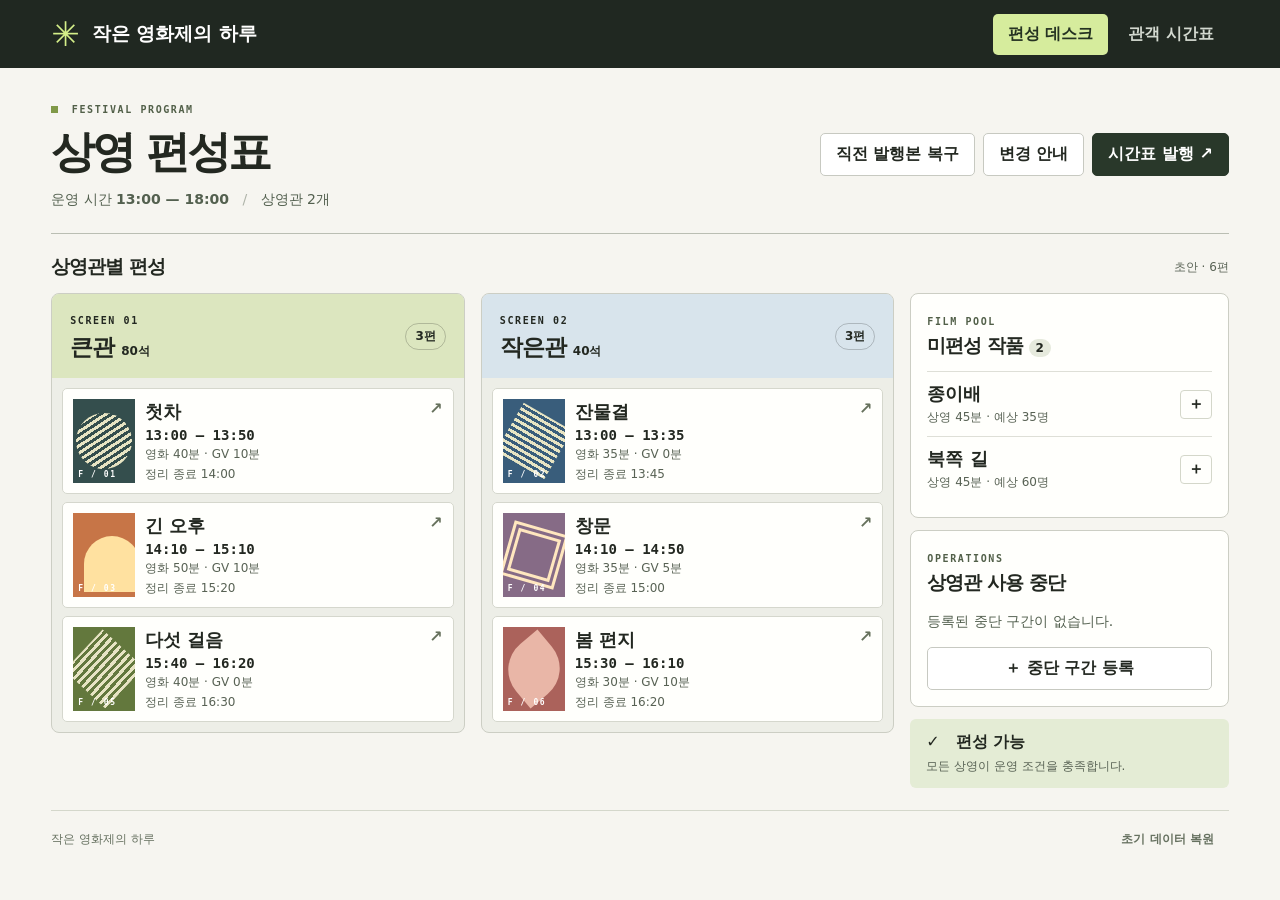
<file: film-pilot/C/index.html>
<!doctype html><html lang="ko"><meta charset="utf-8"><meta name="viewport" content="width=device-width,initial-scale=1"><title>작은 영화제의 하루</title><link rel="stylesheet" href="style.css"><header><div class="brand"><span class="logo">✳</span>작은 영화제의 하루</div><nav><button data-act="desk">편성 데스크</button><button data-act="audience">관객 시간표</button></nav></header><main id="main"></main><dialog id="dialog"></dialog><div id="status" role="status"></div><script type="module" src="app.mjs"></script></html>
</file>
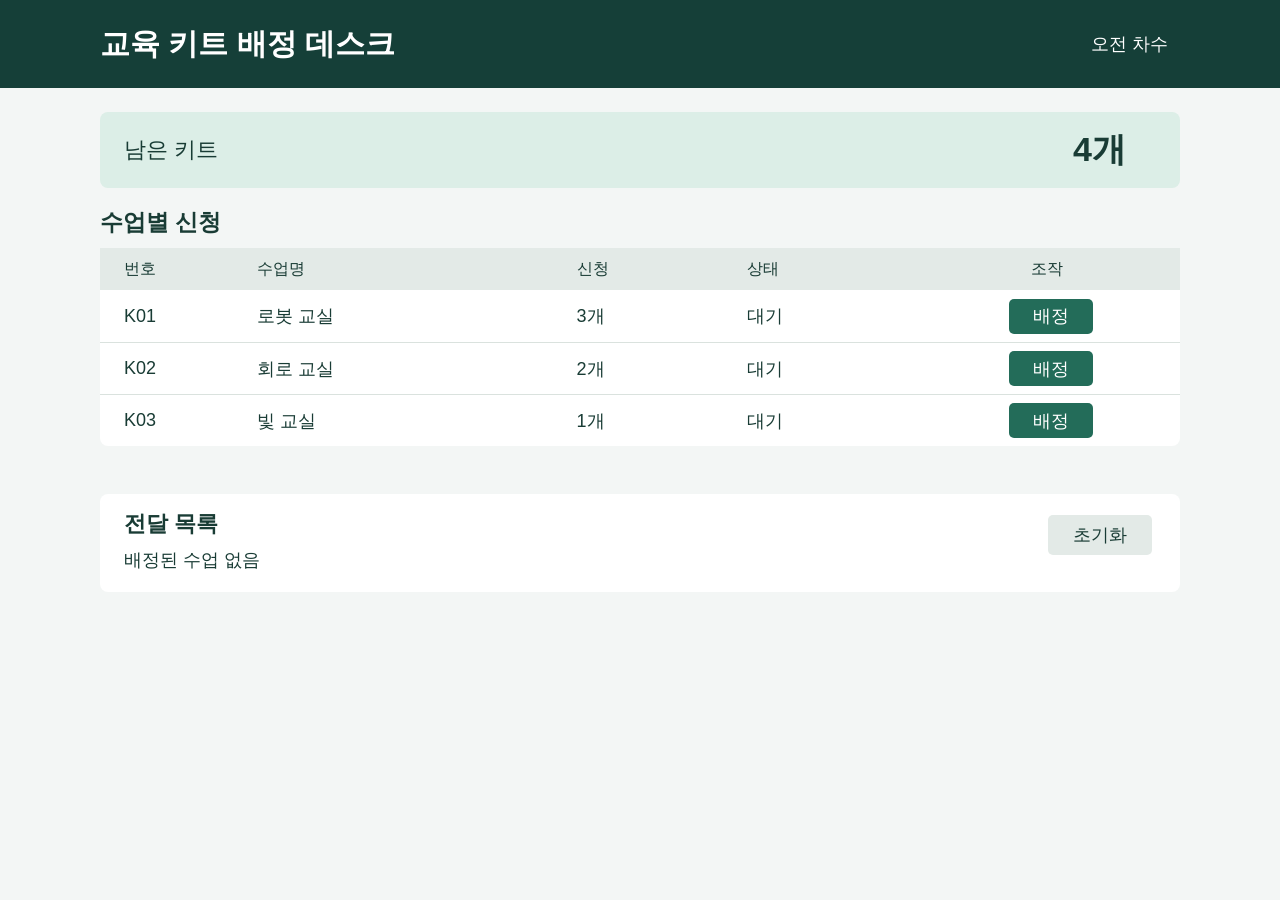
<file: grading/recheck/214/public/index.html>
﻿<!doctype html>
<html lang="ko">
<head>
  <meta charset="utf-8">
  <meta name="viewport" content="width=device-width, initial-scale=1">
  <title>교육 키트 배정 데스크</title>
  <link rel="stylesheet" href="desk.css">
  <script type="module" src="desk.js"></script>
</head>
<body>
  <header><div><h1>교육 키트 배정 데스크</h1><span id="session"></span></div></header>
  <main>
    <section class="stock" aria-label="재고"><span>남은 키트</span><strong id="remaining"></strong></section>
    <h2 id="requests">수업별 신청</h2>
    <table aria-labelledby="requests">
      <colgroup><col class="id"><col class="name"><col class="units"><col class="state"><col></colgroup>
      <thead><tr><th>번호</th><th>수업명</th><th>신청</th><th>상태</th><th>조작</th></tr></thead>
      <tbody></tbody>
    </table>
    <p id="notice" role="status"></p>
    <section class="delivery"><h2>전달 목록</h2><p id="list"></p><button id="reset">초기화</button></section>
  </main>
</body>
</html>
</file>
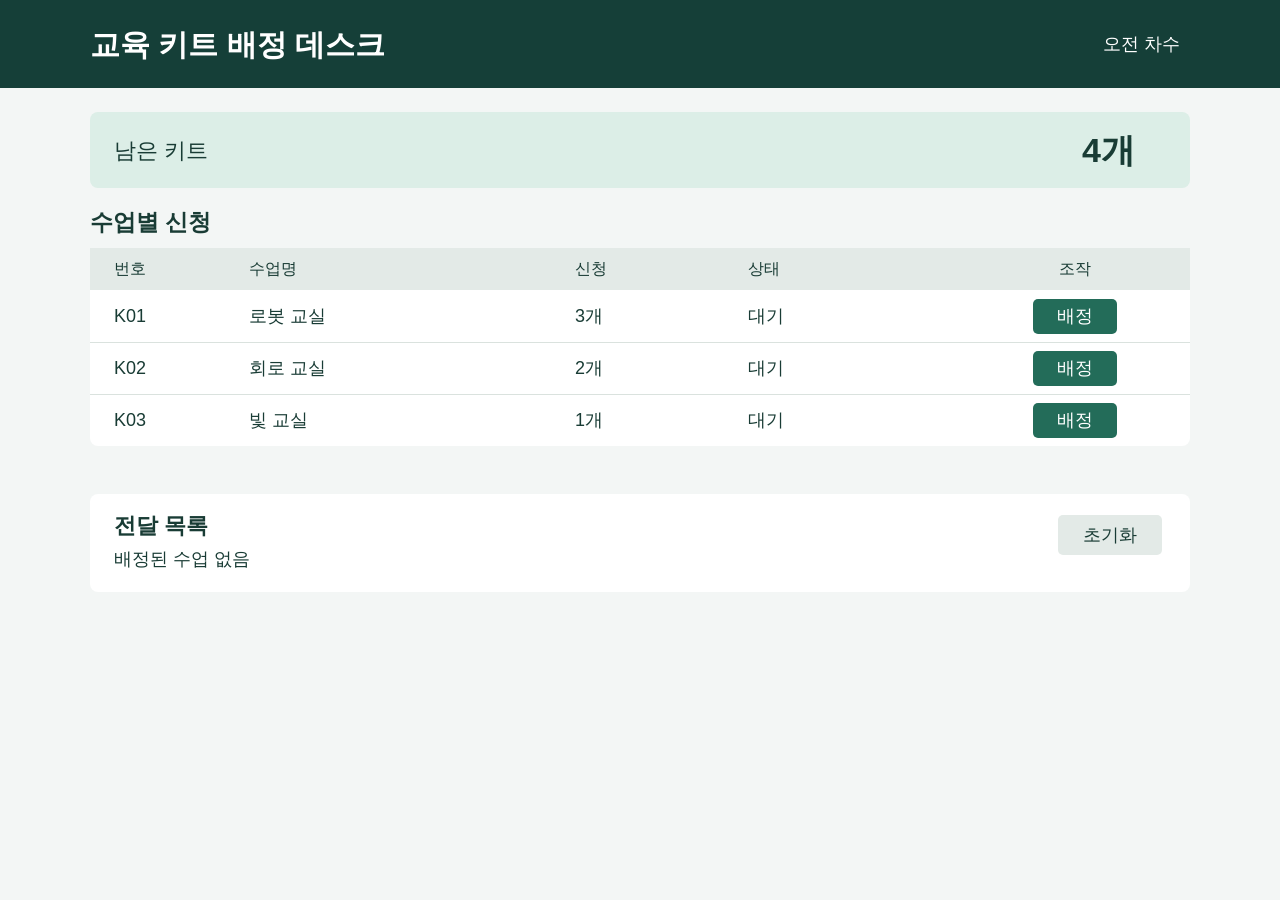
<file: grading/recheck/367/public/index.html>
<!doctype html>
<html lang="ko">
<head>
  <meta charset="utf-8">
  <meta name="viewport" content="width=device-width, initial-scale=1">
  <title>교육 키트 배정 데스크</title>
  <link rel="stylesheet" href="desk.css">
  <script type="module" src="desk.js"></script>
</head>
<body>
  <header><div class="bar"><h1>교육 키트 배정 데스크</h1><span id="session"></span></div></header>
  <main>
    <div class="stock"><span>남은 키트</span><strong id="remaining"></strong></div>
    <h2 id="requests-title">수업별 신청</h2>
    <table aria-labelledby="requests-title">
      <colgroup><col><col><col><col><col></colgroup>
      <thead><tr><th>번호</th><th>수업명</th><th>신청</th><th>상태</th><th>조작</th></tr></thead>
      <tbody id="requests"></tbody>
    </table>
    <p id="notice" role="status"></p>
    <section class="delivery">
      <h2>전달 목록</h2>
      <p id="packing"></p>
      <button id="reset" type="button" disabled>초기화</button>
    </section>
  </main>
</body>
</html>
</file>
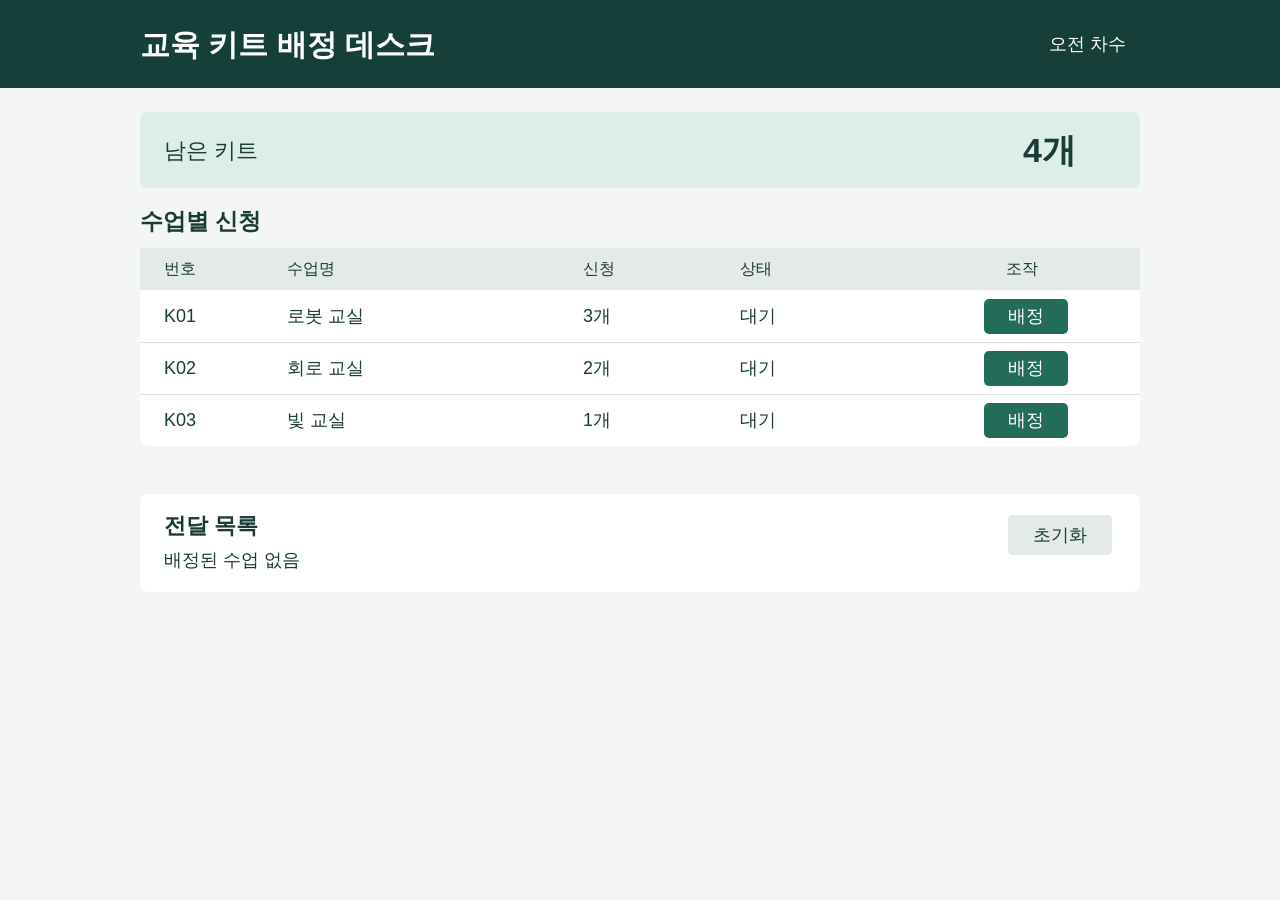
<file: grading/recheck/581/public/index.html>
<!doctype html>
<html lang="ko">
<head>
  <meta charset="utf-8">
  <meta name="viewport" content="width=device-width, initial-scale=1">
  <title>교육 키트 배정 데스크</title>
  <link rel="stylesheet" href="desk.css">
  <script type="module" src="desk.js"></script>
</head>
<body>
  <header><div class="bar"><h1>교육 키트 배정 데스크</h1><span id="session"></span></div></header>
  <main>
    <section class="stock" aria-label="재고"><span>남은 키트</span><strong id="remaining"></strong></section>
    <h2 id="requests-title">수업별 신청</h2>
    <table aria-labelledby="requests-title">
      <colgroup><col class="id"><col class="name"><col class="units"><col class="state"><col></colgroup>
      <thead><tr><th>번호</th><th>수업명</th><th>신청</th><th>상태</th><th>조작</th></tr></thead>
      <tbody></tbody>
    </table>
    <p id="notice" role="status"></p>
    <section class="delivery">
      <h2>전달 목록</h2><p id="packing"></p>
      <button type="button" id="reset" disabled>초기화</button>
    </section>
  </main>
</body>
</html>
</file>
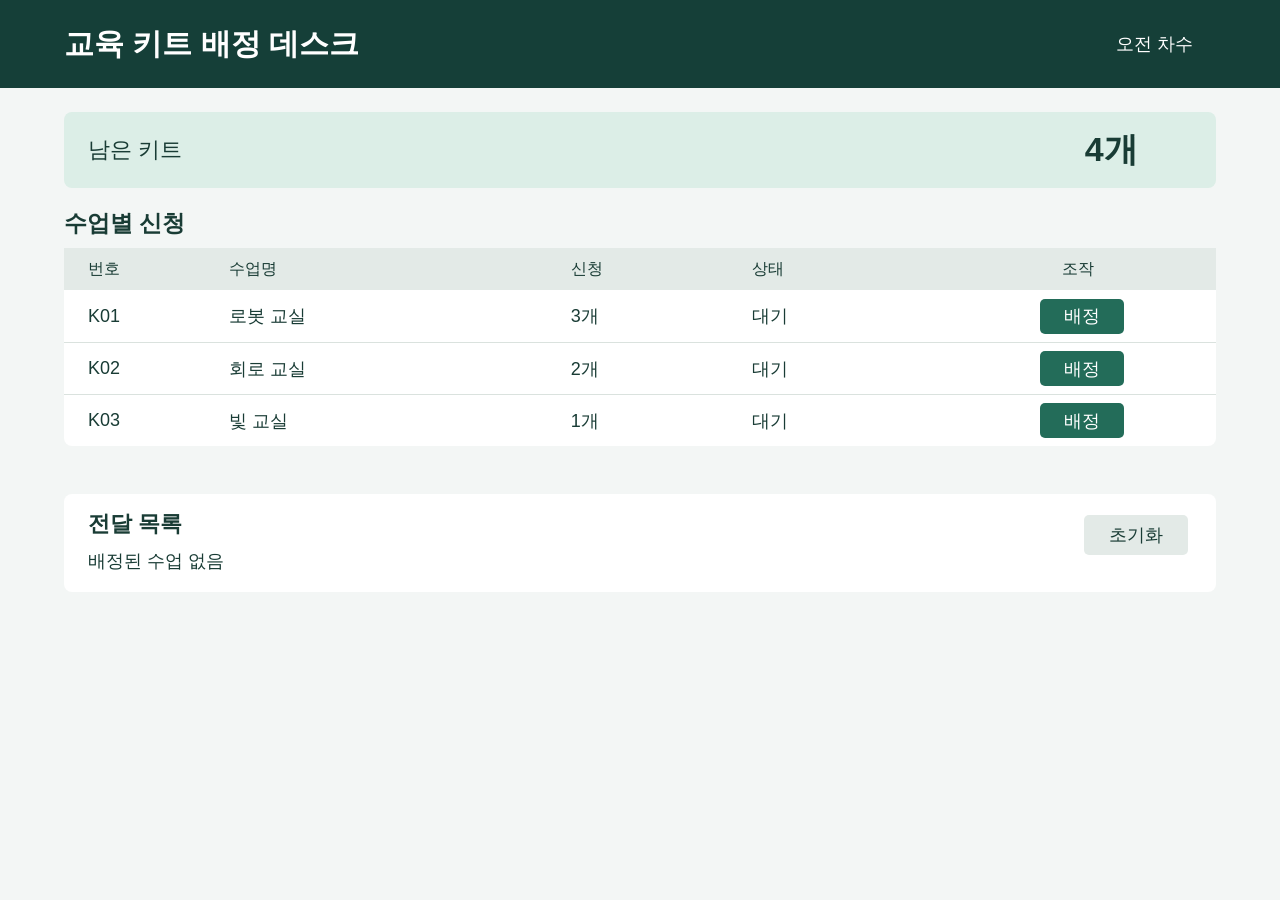
<file: grading/recheck/796/public/index.html>
﻿<!doctype html>
<html lang="ko">
<head>
  <meta charset="utf-8">
  <meta name="viewport" content="width=device-width, initial-scale=1">
  <title>교육 키트 배정 데스크</title>
  <link rel="stylesheet" href="desk.css">
  <script type="module" src="desk.js"></script>
</head>
<body>
  <header><h1>교육 키트 배정 데스크</h1><span id="session"></span></header>
  <main>
    <div class="stock">남은 키트<strong id="remaining"></strong></div>
    <h2 id="requests">수업별 신청</h2>
    <table aria-labelledby="requests">
      <colgroup><col><col><col><col><col></colgroup>
      <thead><tr><th>번호</th><th>수업명</th><th>신청</th><th>상태</th><th>조작</th></tr></thead>
      <tbody></tbody>
    </table>
    <p id="notice" role="status"></p>
    <section><h2>전달 목록</h2><p id="delivery"></p><button id="reset">초기화</button></section>
  </main>
</body>
</html>
</file>
<file: film-pilot/C/style.css>
*{box-sizing:border-box}body{margin:0;background:#f6f5f0;color:#232821;font-family:"Malgun Gothic",system-ui,sans-serif}button,input,select{font:inherit}button{cursor:pointer;color:inherit;border:1px solid #c7c9c1;border-radius:5px;background:white;padding:10px 15px;font-weight:650}button:hover{filter:brightness(.95)}header{height:68px;background:#202821;color:#fff;display:flex;align-items:center;justify-content:space-between;padding:0 4%}.brand{display:flex;align-items:center;gap:12px;font-weight:800;font-size:19px}.logo{font-size:34px;color:#d4ef89}nav{display:flex;gap:5px}nav button{background:transparent;color:#d3d9d0;border:0}nav .active{background:#d6ec9d;color:#253222}main{max-width:1550px;margin:auto;padding:30px 4% 0}.hero{display:flex;align-items:center;justify-content:space-between;border-bottom:1px solid #babeb3;padding-bottom:23px}.eyebrow,.hallhead small,.art small{font:700 10px/1.4 Consolas,monospace;letter-spacing:1.6px}.eyebrow{color:#526049}.eyebrow i{display:inline-block;background:#809948;width:7px;height:7px;margin-right:6px}h1{font-size:44px;letter-spacing:-3px;margin:6px 0}p{font-size:14px;color:#53604f;line-height:1.6}.hero p{margin:0}.hero p span{margin:0 9px;color:#aeb3a8}.actions{display:flex;gap:8px}.primary{background:#29382a;color:white;border-color:#29382a}.sectiontitle,.hallhead,.modalhead,footer{display:flex;align-items:center;justify-content:space-between}.sectiontitle{margin:20px 0 13px}.sectiontitle small,.info small,.pool small,.health small{font-size:12px;color:#586254}.layout{display:grid;grid-template-columns:1fr 1fr .77fr;gap:16px;align-items:start}.public{grid-template-columns:1fr 1fr}h2{margin:0;font-size:19px;letter-spacing:-1px}.hall,.panel{border:1px solid #cccec4;border-radius:8px;overflow:hidden;background:#edeee7}.hallhead{padding:15px 18px;background:#dce6bf}.h1 .hallhead{background:#d8e4ec}.hallhead h2{margin-top:4px;font-size:23px}h2 span,.counter{font:600 12px system-ui;letter-spacing:0}.counter{border:1px solid #0003;padding:4px 9px;border-radius:20px}.cards{padding:10px;display:grid;gap:8px}.film{border:1px solid #d5d7cd;background:#fffffc;border-radius:5px;display:grid;grid-template-columns:62px 1fr auto;gap:10px;text-align:left;padding:10px;align-items:center}.info,.pool span{display:grid;gap:3px}.info strong,.pool strong{font-size:18px}.info b{font:700 14px Consolas,monospace}.info small{font-weight:400}.arrow{align-self:start;color:#66715c}.art{height:84px;position:relative;overflow:hidden;background:#344e4d;display:grid;place-items:center}.art i{width:56px;height:56px;background:repeating-linear-gradient(0deg,#e7e4c3 0 3px,transparent 3px 6px);transform:rotate(-33deg);border-radius:50%}.art small{position:absolute;bottom:3px;left:5px;font-size:8px;color:white}.a1{background:#395d7b}.a1 i{border-radius:0;transform:rotate(30deg)}.a2{background:#c77547}.a2 i{background:#ffe1a0;border-radius:50% 50% 0 0;transform:translate(8px,9px)}.a3{background:#866b86}.a3 i{border:9px double #ffe7bf;background:none;border-radius:0;transform:rotate(16deg)}.a4{background:#63783d}.a4 i{border-radius:0;transform:rotate(-47deg)}.a5{background:#ab625b}.a5 i{background:#e9b6a7;transform:rotate(-40deg);border-radius:60% 0}.invalid{border-color:#b44}.film em{grid-column:1/-1;color:#953e30;font:13px system-ui}aside{display:grid;gap:12px}.panel{background:#fffffc;padding:16px}.panel h2{margin:4px 0 12px}.panel h2 span{background:#e6eadd;border-radius:10px;padding:2px 7px}.pool{padding:10px 0;border:0;border-top:1px solid #dedfd7;border-radius:0;background:transparent;display:flex;width:100%;text-align:left;align-items:center;justify-content:space-between}.pool small{font-weight:400}.pool b{border:1px solid #d4d7ca;border-radius:4px;padding:3px 7px}.wide{width:100%}.health{padding:13px 16px;background:#e4ecd5;border-radius:6px;display:grid;gap:5px}.bad{background:#f1d9ce}footer{margin:22px 0;border-top:1px solid #d4d7cb;padding:10px 0;color:#667160;font-size:12px}footer button{font-size:12px;background:none;border:0}dialog{border:1px solid #adb5a7;border-radius:10px;padding:24px;width:450px;max-height:80vh;color:inherit;background:#fafaf6}dialog::backdrop{background:#18201966}.modalhead{margin-bottom:16px}.modalhead button{font-size:12px}label{display:grid;gap:5px;margin:12px 0;font-weight:650}input,select{padding:9px;border:1px solid #adb5a7;border-radius:4px;background:white}.line{border-top:1px solid #d5d9ce;padding-top:8px}@media(max-width:840px){.layout{grid-template-columns:1fr 1fr}aside{grid-column:1/-1}}@media(max-width:560px){.layout{grid-template-columns:1fr}.hero{align-items:start;gap:12px;flex-direction:column}header{padding:8px;height:auto;flex-wrap:wrap}}
</file>
<file: grading/recheck/214/public/desk.css>
﻿* { box-sizing: border-box; }
body { margin: 0; background: #f3f6f5; color: #193c35; font: 18px "Malgun Gothic", sans-serif; }
header { background: #153f38; color: white; }
header div, main { width: 90%; max-width: 1080px; margin: auto; }
header div, .stock { display: flex; align-items: center; justify-content: space-between; }
header div { height: 88px; padding-right: 12px; }
h1, h2, p { margin: 0; }
h1 { font-size: 30px; }
.stock { margin: 24px 0 18px; height: 76px; padding: 0 54px 0 24px; background: #dceee7; border-radius: 8px; font-size: 22px; }
.stock strong { font-size: 34px; }
h2 { font-size: 23px; line-height: 32px; }
table { margin-top: 10px; width: 100%; table-layout: fixed; border-spacing: 0; background: white; border-radius: 0 0 8px 8px; }
.id { width: 12.27%; } .name { width: 29.63%; } .units { width: 15.74%; } .state { width: 24.31%; }
th, td { padding: 0 0 0 24px; text-align: left; }
th { background: #e3eae7; height: 42px; font-size: 16px; font-weight: 400; }
th:last-child { padding-left: 46px; }
td { height: 52px; }
tr + tr td { border-top: 1px solid #dae2de; }
button { border: none; border-radius: 5px; background: #236c59; color: white; width: 84px; height: 35px; font: inherit; cursor: pointer; }
button:focus-visible { outline: 3px solid #153f38; outline-offset: 2px; }
.cancel, #reset { background: #e3eae7; color: inherit; }
#notice { height: 48px; display: flex; align-items: center; color: #9a361d; }
.delivery { position: relative; background: white; border-radius: 8px; height: 98px; padding: 14px 24px; }
.delivery h2 { font-size: 22px; }
#list { margin-top: 8px; }
#reset { position: absolute; right: 28px; top: 21px; width: 104px; height: 40px; }
</file>
<file: grading/recheck/367/public/desk.css>
* { box-sizing: border-box; }
body {
  margin: 0;
  background: #f3f6f5;
  color: #193c35;
  font: 18px/1.5 "Malgun Gothic", sans-serif;
}
h1, h2, p { margin: 0; }
header { background: #153f38; color: white; }
.bar, main { width: 90%; max-width: 1100px; margin: auto; }
.bar, .stock { display: flex; align-items: center; justify-content: space-between; }
.bar { height: 88px; padding-right: 10px; }
h1 { font-size: 30px; }
.stock {
  height: 76px;
  margin-top: 24px;
  padding: 0 24px;
  border-radius: 8px;
  background: #dceee7;
  font-size: 22px;
}
.stock strong { margin-right: 24px; min-width: 60px; font-size: 34px; }
main > h2 { margin: 18px 0 10px; font-size: 23px; line-height: 32px; }
table {
  width: 100%;
  border-spacing: 0;
  table-layout: fixed;
  border-radius: 0 0 8px 8px;
  background: white;
}
col:nth-child(1) { width: 12.27%; }
col:nth-child(2) { width: 29.63%; }
col:nth-child(3) { width: 15.74%; }
col:nth-child(4) { width: 21.53%; }
th, td { padding: 0 0 0 24px; text-align: left; }
th { height: 42px; background: #e3eae7; font-size: 16px; font-weight: 400; }
td { height: 52px; }
tbody tr + tr td { border-top: 1px solid #dae2de; }
th:last-child, td:last-child { padding: 0; text-align: center; }
button {
  width: 84px;
  height: 35px;
  border: 0;
  border-radius: 5px;
  background: #236c59;
  color: white;
  font: inherit;
  cursor: pointer;
}
button.cancel, #reset { background: #e3eae7; color: #193c35; }
button:hover { filter: brightness(.96); }
button:focus-visible { outline: 3px solid #a86a09; outline-offset: 2px; }
#notice { min-height: 48px; padding: 9px 24px; color: #923e19; }
.delivery { position: relative; padding: 15px 152px 16px 24px; min-height: 98px; border-radius: 8px; background: white; }
.delivery h2 { font-size: 22px; }
#packing { margin-top: 4px; }
#reset { position: absolute; top: 21px; right: 28px; width: 104px; height: 40px; }
</file>
<file: grading/recheck/581/public/desk.css>
* { box-sizing: border-box; }
body {
  margin: 0;
  background: #f3f6f5;
  color: #193c35;
  font: 18px/1.5 "Malgun Gothic", sans-serif;
}
h1, h2, p { margin: 0; }
header { background: #153f38; color: white; }
.bar, main { width: 90%; max-width: 1000px; margin: auto; }
.bar, .stock { display: flex; align-items: center; justify-content: space-between; }
.bar { height: 88px; padding-right: 14px; }
h1 { font-size: 30px; }
main { padding-top: 24px; }
.stock {
  height: 76px;
  padding: 0 6.4% 0 24px;
  border-radius: 8px;
  background: #dceee7;
  font-size: 22px;
}
.stock strong { font-size: 34px; }
#requests-title { margin: 16px 0 10px; line-height: 34px; font-size: 23px; }
table {
  width: 100%;
  table-layout: fixed;
  border-spacing: 0;
  border-radius: 0 0 8px 8px;
  overflow: hidden;
  background: white;
}
.id { width: 12.27%; }
.name { width: 29.63%; }
.units { width: 15.74%; }
.state { width: 25%; }
th, td { text-align: left; padding: 0 0 0 24px; }
th { height: 42px; background: #e3eae7; font-size: 16px; font-weight: 400; }
th:last-child { padding-left: 40px; }
td { height: 52px; }
td:last-child { padding-left: 18px; }
tbody tr + tr td { border-top: 1px solid #dae2de; }
button {
  border: 0;
  border-radius: 5px;
  font: inherit;
  cursor: pointer;
  background: #e3eae7;
  color: inherit;
}
td button { width: 84px; height: 35px; }
td button.allocate { background: #236c59; color: white; }
button:focus-visible { outline: 3px solid #1559a0; outline-offset: 2px; }
#notice { height: 48px; display: flex; align-items: center; color: #8c3425; }
.delivery { position: relative; height: 98px; padding: 15px 24px; background: white; border-radius: 8px; }
.delivery h2 { font-size: 22px; }
#packing { margin-top: 5px; }
#reset { position: absolute; right: 28px; top: 21px; width: 104px; height: 40px; }
</file>
<file: grading/recheck/796/public/desk.css>
﻿* { box-sizing: border-box; }
body { margin: 0; background: #f3f6f5; color: #193c35; font: 18px "Malgun Gothic", sans-serif; }
header { height: 88px; background: #153f38; color: white; display: flex; align-items: center; justify-content: space-between; padding: 0 6.8% 0 5%; }
h1, h2, p { margin: 0; }
h1 { font-size: 30px; }
main { width: 90%; margin: 24px auto; }
.stock { height: 76px; padding: 0 6.8% 0 24px; display: flex; align-items: center; justify-content: space-between; background: #dceee7; border-radius: 8px; font-size: 22px; }
strong { font-size: 34px; }
#requests { margin: 20px 0 10px; font-size: 23px; line-height: 30px; }
table { table-layout: fixed; border-spacing: 0; width: 100%; background: white; border-radius: 0 0 8px 8px; overflow: hidden; }
col:nth-child(1) { width: 12.27%; }
col:nth-child(2) { width: 29.63%; }
col:nth-child(3) { width: 15.74%; }
col:nth-child(4) { width: 27.08%; }
th, td { text-align: left; padding: 0 0 0 24px; }
th { height: 42px; background: #e3eae7; font-size: 16px; font-weight: normal; }
th:last-child { padding-left: 22px; }
td { height: 52px; }
td:last-child { padding-left: 0; }
tbody tr + tr td { border-top: 1px solid #dae2de; }
button { background: #236c59; color: white; border: 0; border-radius: 5px; width: 84px; height: 35px; font: inherit; cursor: pointer; }
button.cancel, #reset { background: #e3eae7; color: #193c35; }
button:hover { filter: brightness(.94); }
#notice { height: 48px; display: flex; align-items: center; color: #93351c; }
section { position: relative; background: white; border-radius: 8px; min-height: 98px; padding: 14px 144px 16px 24px; }
section h2 { font-size: 22px; line-height: 32px; }
#delivery { margin-top: 6px; line-height: 30px; }
#reset { position: absolute; top: 21px; right: 28px; width: 104px; height: 40px; }
</file>
